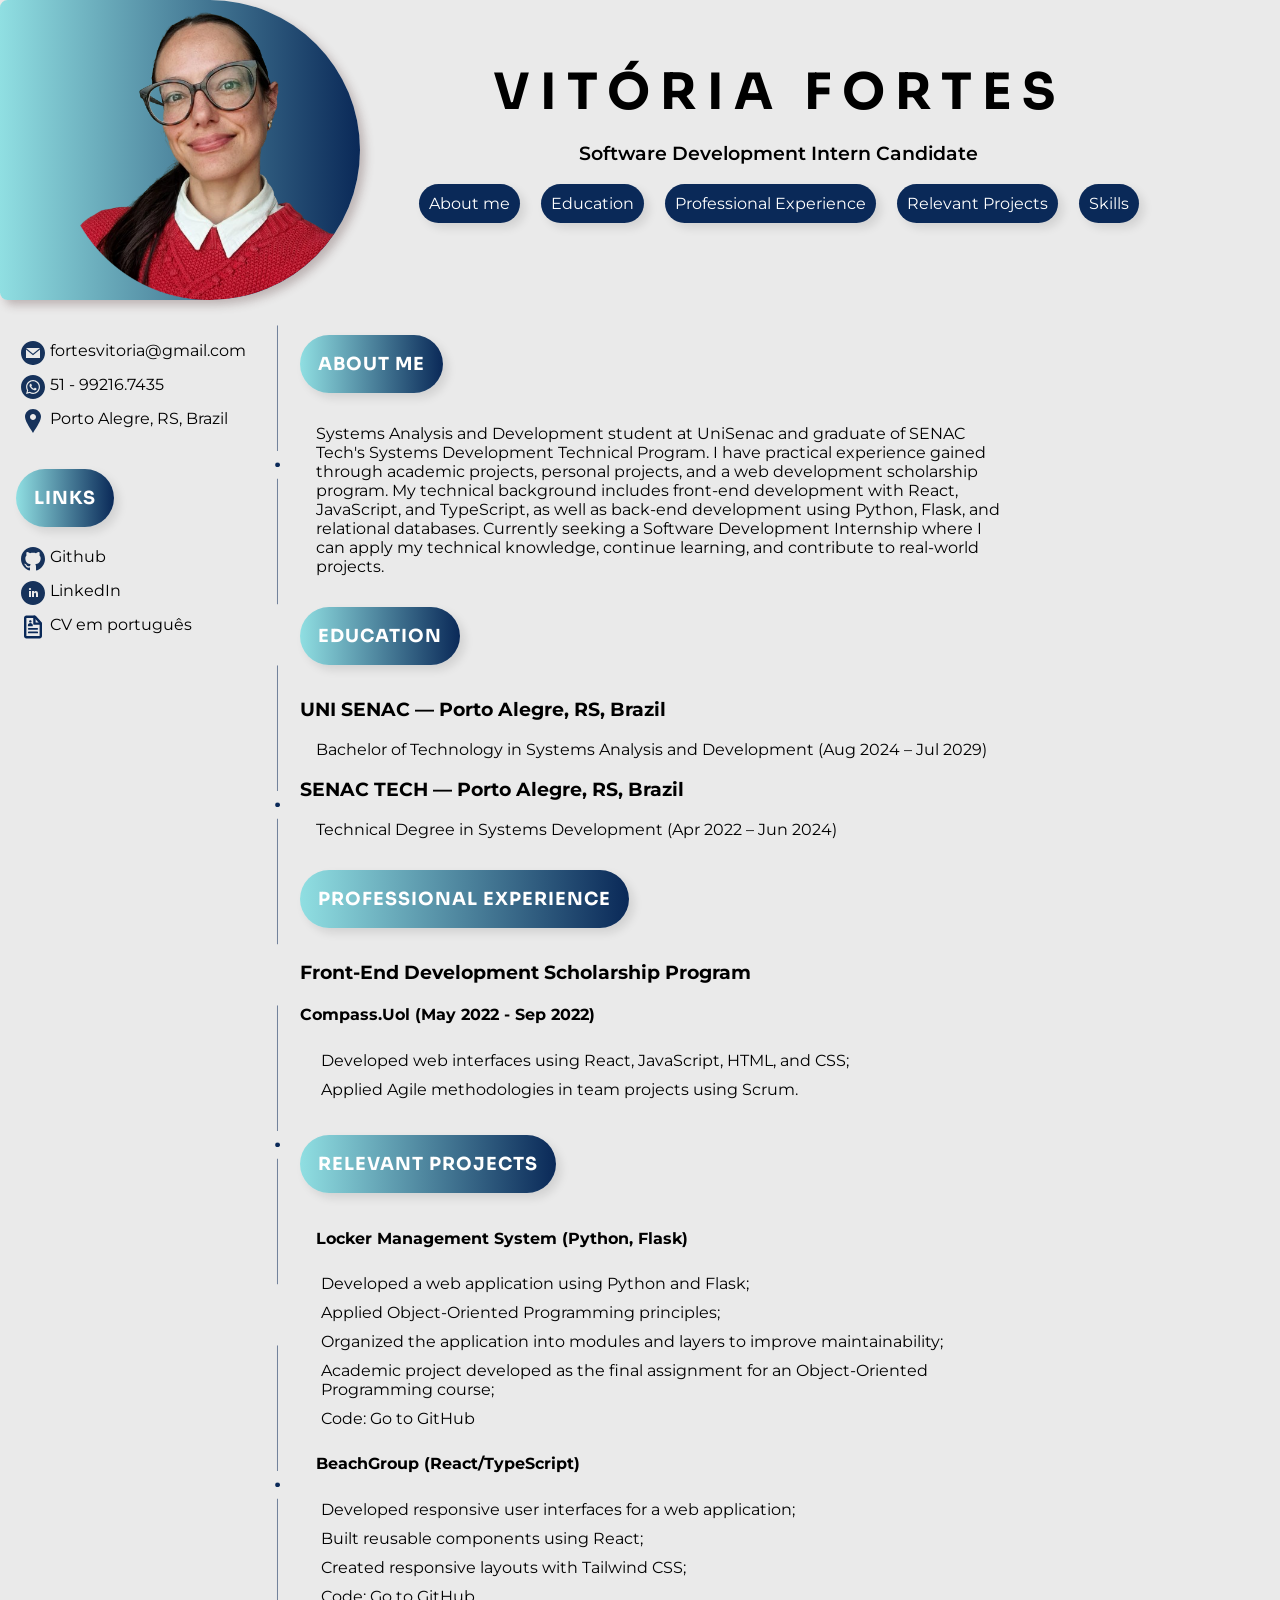
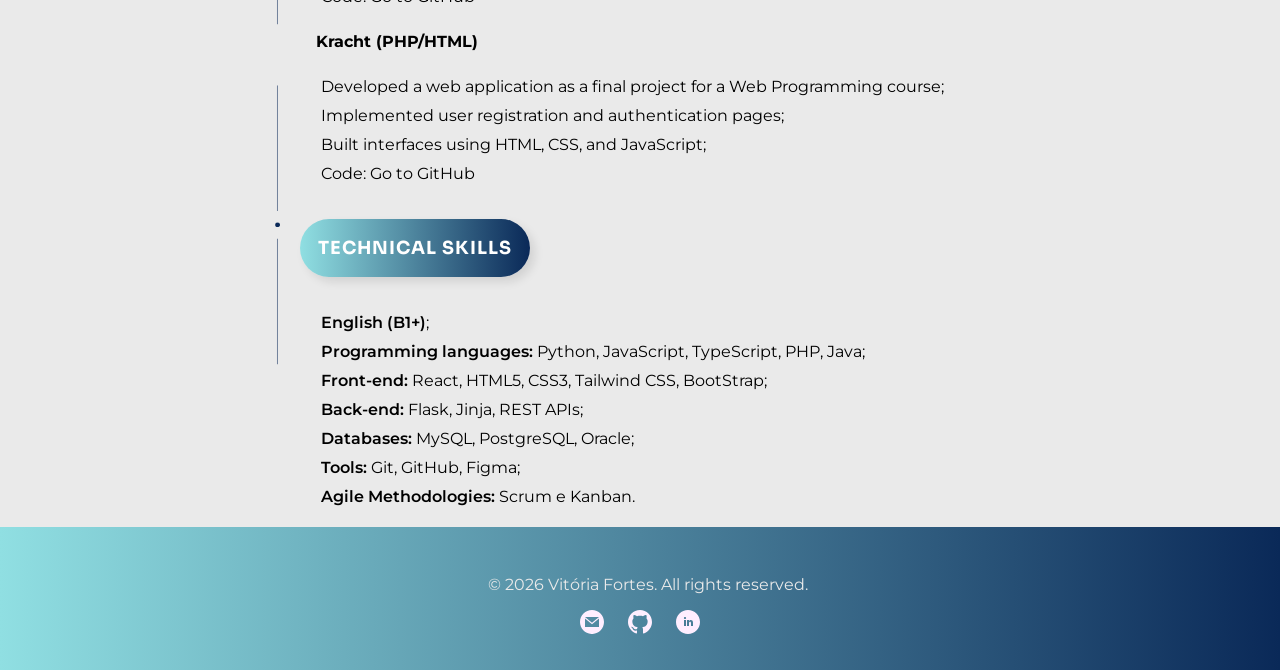
<file: index.html>
<!DOCTYPE html>
<html lang="en">

<head>
    <meta charset="UTF-8">
    <meta name="viewport" content="width=device-width, initial-scale=1.0">
    <title>Vitória Fortes - CV</title>
    <!-- importa css -->
    <link rel="stylesheet" href="style.css">

</head>

<body>
    <!-- CABECALHO -->
    <header>
        <!-- foto do perfil -->
        <div class="div-img-perfil">
            <img src="img/foto-perfil2.png" alt="foto de uma mulher com cabelos castanhos" class="img-perfil">
        </div>
        <div class="info-header">
            <h1>Vitória Fortes</h1>
            <h3 class="subtitle">Software Development Intern Candidate</h3g>
            <!-- links -->
            <div class="links-topo">
                <a class="btn-top" href="#sobre-mim">About me</a>
                <a class="btn-top" href="#formacao">Education</a>
                <a class="btn-top" href="#experiencia">Professional Experience</a>
                <a class="btn-top" href="#projetos">Relevant Projects</a>
                <a class="btn-top" href="#competencias">Skills</a>
            </div>
        </div>
    </header>
    <!-- FIM CABECALHO -->

    <!-- informaçôes -->
    <main>
        <!-- DIV SECAO 1 -->
        <div id="secao-contato">
            <!-- DIV SOBRE MIM PARA MOBILE -->
            <div class="secao-mobile">
                <p>Systems Analysis and Development student at UniSenac and graduate
                    of SENAC Tech's Systems Development Technical Program.
                    I have practical experience gained through academic projects, personal
                    projects, and a web development scholarship program.
                    My technical background includes front-end development with React,
                    JavaScript, and TypeScript, as well as back-end development using
                    Python, Flask, and relational databases.
                    Currently seeking a Software Development Internship where I can apply
                    my technical knowledge, continue learning, and contribute to real-world
                    projects.</p>
            </div>
            <ul>
                <li><img class="icone" src="img/icon-mail.svg" alt="logo azul escuro envelope"> <a
                        href="mailto:fortesvitoria@gmail.com">fortesvitoria@gmail.com</a> </li>
                <li><img class="icone" src="img/icon-whats.svg"
                        alt="logo azul escuro com um telefone dentro de um balão">51 - 99216.7435</li>
                <li><img class="icone" src="img/icon-localizacao.svg"
                        alt="logo azul escuro de um pin de localização">Porto Alegre, RS, Brazil</li>
            </ul>
            <ul>
                <h2 class="titulo-topico">LINKS</h2>
                <li><img class="icone" src="img/icon-git.svg" alt="logo azul escuro do github"><a
                        href="http://github.com/fortesvitoria">Github</a>
                </li>
                <li><img class="icone" src="img/icon-linkedin.svg" alt="logo azul escuro do linkedIn"><a
                        href=" https://www.linkedin.com/in/vitoria-fortes-262813238/">LinkedIn</a></li>
                <li><img class="icone" src="img/icon-cv.svg" alt="icon cv in blue color"><a
                        href="portuguese/index.html">CV em português</a></li>
            </ul>
        </div>
        <!-- FIM DIV SECAO 1 -->

        <!-- linha vertical -->
        <div class="div-linha-vertical">
            <img src="img/linha-vertical.png"
                alt="duas linhas verficais da cor azul escuro com um ponto no meio da mesma cor" class="linha-vertical">
            <img src="img/linha-vertical.png"
                alt="duas linhas verficais da cor azul escuro com um ponto no meio da mesma cor" class="linha-vertical">
            <img src="img/linha-vertical.png"
                alt="duas linhas verficais da cor azul escuro com um ponto no meio da mesma cor" class="linha-vertical">
            <img src="img/linha-vertical.png"
                alt="duas linhas verficais da cor azul escuro com um ponto no meio da mesma cor" class="linha-vertical">
            <img src="img/linha-vertical.png"
                alt="duas linhas verficais da cor azul escuro com um ponto no meio da mesma cor" class="linha-vertical">
        </div>

        <!-- DIV SECAO 2 -->
        <div class="secao-2">
            <div id="sobre-mim">
                <h2 class="titulo-topico">About me</h2>
                <p>Systems Analysis and Development student at UniSenac and graduate
                    of SENAC Tech's Systems Development Technical Program.
                    I have practical experience gained through academic projects, personal
                    projects, and a web development scholarship program.
                    My technical background includes front-end development with React,
                    JavaScript, and TypeScript, as well as back-end development using
                    Python, Flask, and relational databases.
                    Currently seeking a Software Development Internship where I can apply
                    my technical knowledge, continue learning, and contribute to real-world
                    projects.</p>
            </div>

            <!-- SEÇÃO FORMAÇÃO -->
            <div id="formacao">

                <h2 class="titulo-topico">EDUCATION</h2>

                <h3 class="">UNI SENAC — Porto Alegre, RS, Brazil</h3>
                <p class="subtopico">Bachelor of Technology in Systems Analysis and Development (Aug 2024 – Jul 2029)</p>

                <h3 class="">SENAC TECH — Porto Alegre, RS, Brazil</h3>
                <p class="subtopico">Technical Degree in Systems Development (Apr 2022 – Jun 2024)</p>
            </div>
            <!-- SEÇÃO EXPERIENCIA -->
            <div id="experiencia">
                <h2 class="titulo-topico">PROFESSIONAL EXPERIENCE</h2>
                <h3 class="">Front-End Development Scholarship Program</h3>
                <h4>Compass.Uol (May 2022 - Sep 2022)</h4>
                <ul>
                    <li>Developed web interfaces using React, JavaScript, HTML, and CSS;</li>
                    <li>Applied Agile methodologies in team projects using Scrum.</li>
                </ul>
            </div>
            <!-- SEÇÃO PROJETOS -->
            <div id="projetos">
                <h2 class="titulo-topico">RELEVANT PROJECTS</h2>
                <ul>
                    <h4>Locker Management System (Python, Flask)</h4>
                    <li>Developed a web application using Python and Flask;</li>
                    <li>Applied Object-Oriented Programming principles;</li>
                    <li>Organized the application into modules and layers to improve maintainability;</li>
                    <li>Academic project developed as the final assignment for an Object-Oriented Programming course;</li>
                    <li>Code:&nbsp;<a href="https://github.com/fortesvitoria/SistemaLockerInterface-Python-Flask" target="_blank">Go to GitHub</a></li>
                </ul>
                <ul>
                    <h4>BeachGroup (React/TypeScript)</h4>
                    <li>Developed responsive user interfaces for a web application;</li>
                    <li>Built reusable components using React;</li>
                    <li>Created responsive layouts with Tailwind CSS;</li>
                    <li>Code:&nbsp;<a href="https://github.com/fortesvitoria/react-tailwind/tree/main/beachgroup" target="_blank">Go to GitHub</a></li>
                </ul>
                <ul>
                    <h4>Kracht (PHP/HTML)</h4>
                    <li>Developed a web application as a final project for a Web Programming course;</li>
                    <li>Implemented user registration and authentication pages;</li>
                    <li>Built interfaces using HTML, CSS, and JavaScript;</li>
                    <li>Code:&nbsp;<a href="https://github.com/fortesvitoria/kracht-php" target="_blank">Go to GitHub</a></li>
                </ul>
            </div>
            <!-- SEÇÃO COMPETENCIAS -->
            <div id="competencias">
                <h2 class="titulo-topico">TECHNICAL SKILLS</h2>
                <ul>
                    <li><span>English (B1+)</span>;</li>
                    <li><span>Programming languages:</span>&nbsp;Python, JavaScript, TypeScript, PHP, Java;</li>
                    <li><span>Front-end:</span>&nbsp;React, HTML5, CSS3, Tailwind CSS, BootStrap;</li>
                    <li><span>Back-end:</span>&nbsp;Flask, Jinja, REST APIs;</li>
                    <li><span>Databases:</span>&nbsp;MySQL, PostgreSQL, Oracle;</li>
                    <li><span>Tools:</span>&nbsp;Git, GitHub, Figma;</li>
                    <li><span>Agile Methodologies:</span>&nbsp;Scrum e Kanban.</li>
                </ul>
            </div>
        </div>
        <!-- FIM DIV SECAO 2 -->
    </main>
    <footer>
        <p>© 2026 Vitória Fortes. All rights reserved.</p>
        <a href="mailto:fortesvitoria@gmail.com"><img class="icone-footer" src="img/icon-mail.svg"
                alt="logo azul escuro envelope"></a>
        <a href="http://github.com/fortesvitoria"><img class="icone-footer" src="img/icon-git.svg"
                alt="logo azul escuro do github"></a>
        <a href=" https://www.linkedin.com/in/vitoria-fortes-262813238/"><img class="icone-footer"
                src="img/icon-linkedin.svg" alt="logo azul escuro do linkedIn"></a>
    </footer>

</body>

</html>
</file>
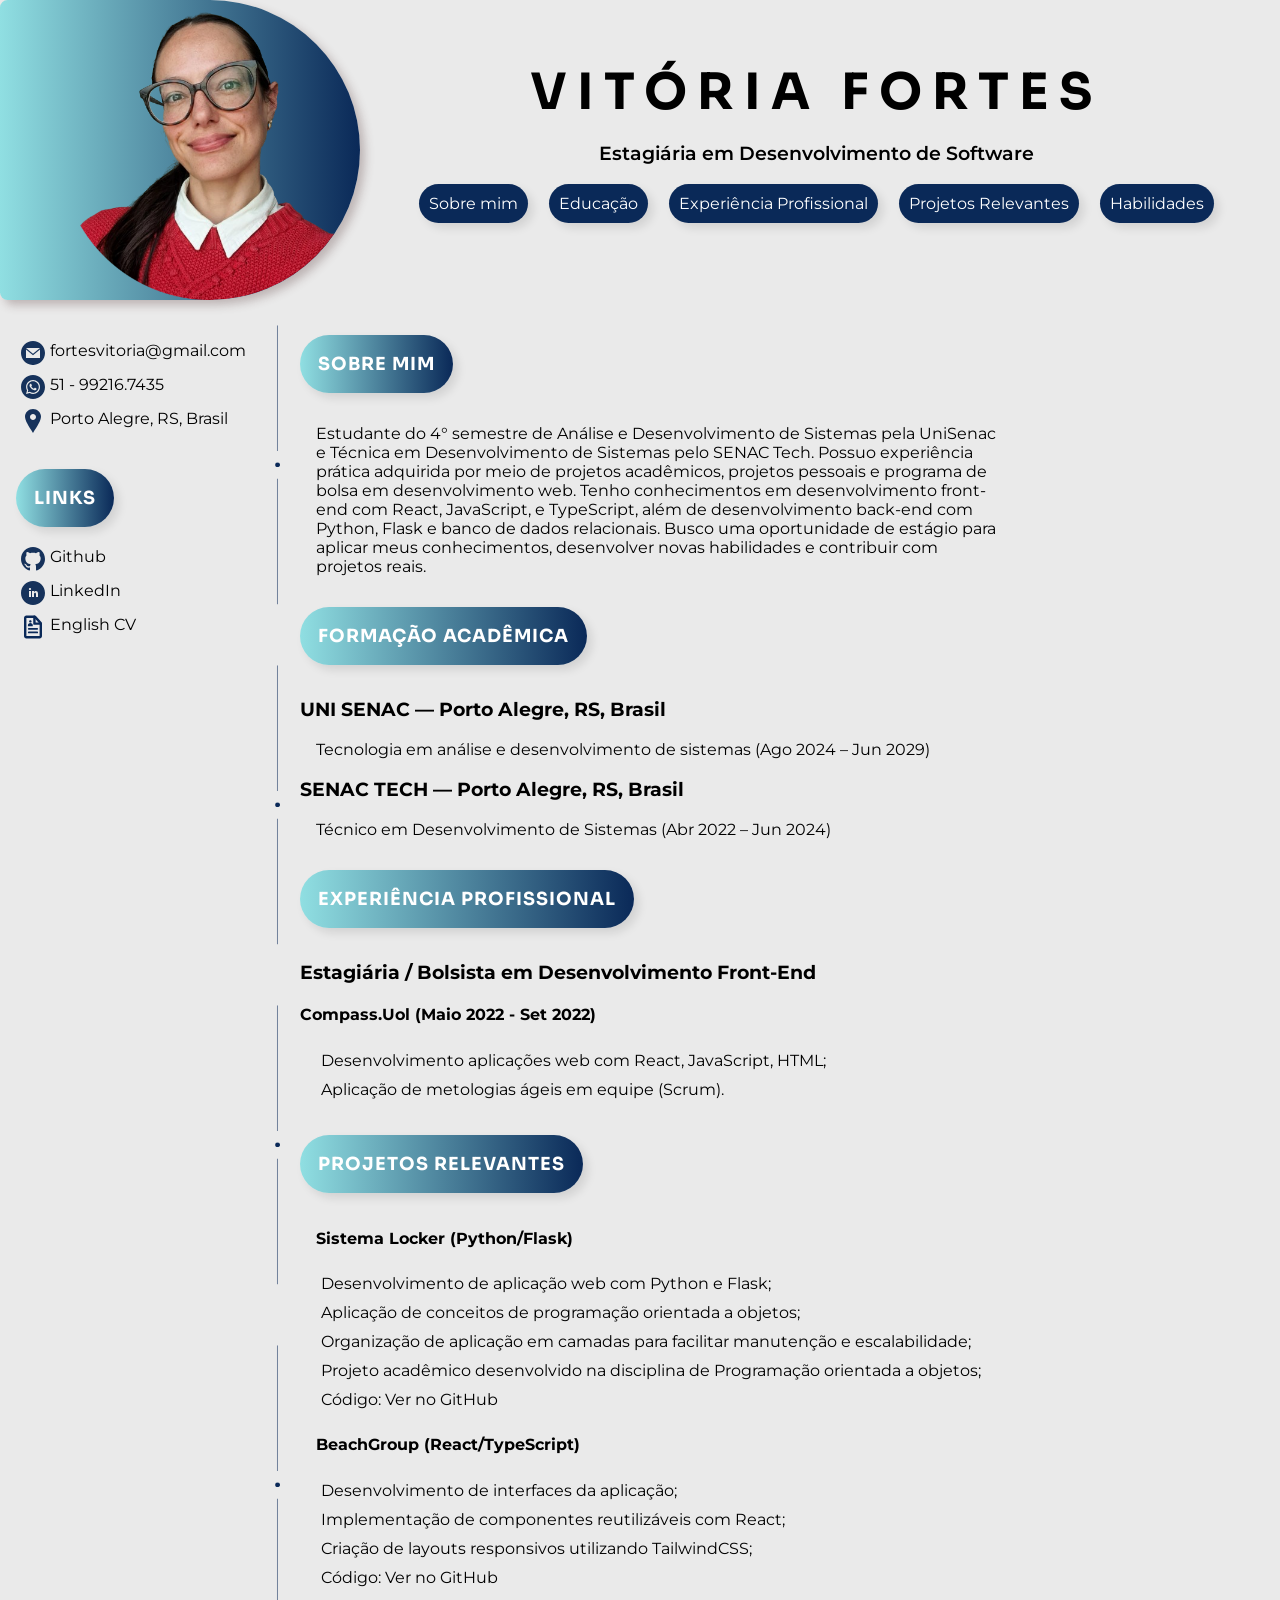
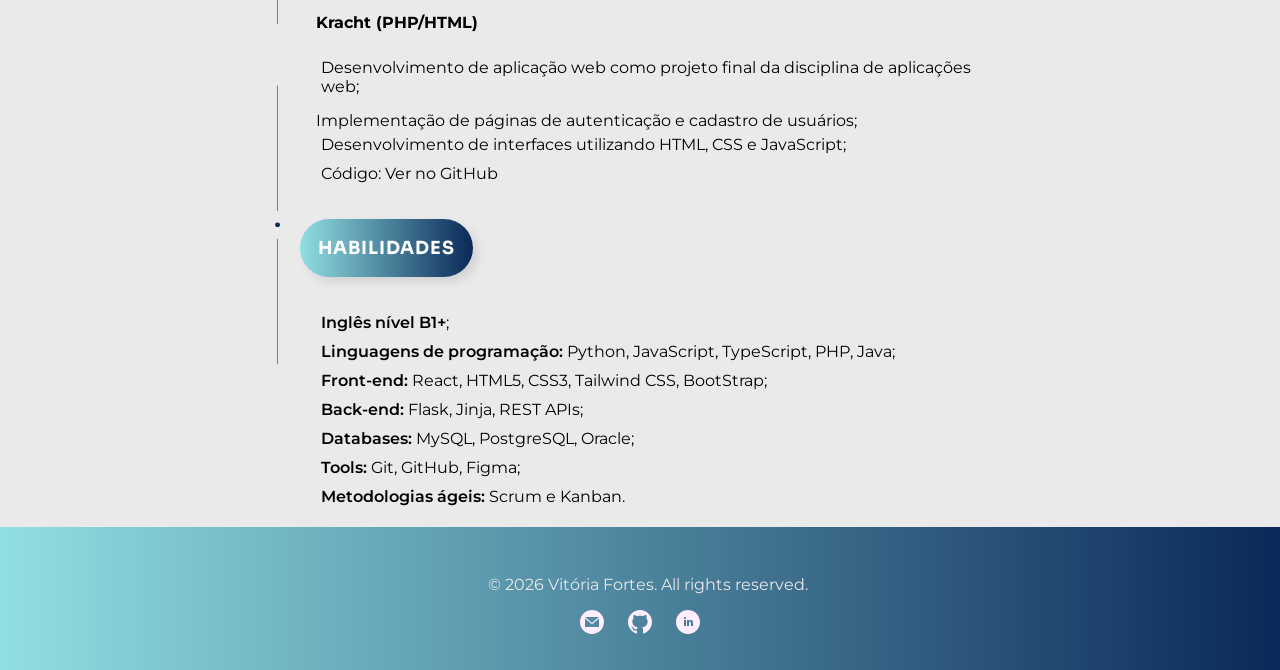
<file: portuguese/index.html>
<!DOCTYPE html>
<html lang="pt-br">

<head>
    <meta charset="UTF-8">
    <meta name="viewport" content="width=device-width, initial-scale=1.0">
    <title>Vitória Fortes - CV</title>
    <!-- importa css -->
    <link rel="stylesheet" href="../style.css">

</head>

<body>
    <!-- CABECALHO -->
    <header>
        <!-- foto do perfil -->
        <div class="div-img-perfil">
            <img src="../img/foto-perfil2.png" alt="foto de uma mulher com cabelos castanhos" class="img-perfil">
        </div>
        <div class="info-header">
            <h1>Vitória Fortes</h1>
            <h3 class="subtitle">Estagiária em Desenvolvimento de Software</h3g>
                <!-- links -->
                <div class="links-topo">
                    <a class="btn-top" href="#sobre-mim">Sobre mim</a>
                    <a class="btn-top" href="#formacao">Educação</a>
                    <a class="btn-top" href="#experiencia">Experiência Profissional</a>
                    <a class="btn-top" href="#projetos">Projetos Relevantes</a>
                    <a class="btn-top" href="#competencias">Habilidades</a>
                </div>
        </div>
    </header>
    <!-- FIM CABECALHO -->

    <!-- informaçôes -->
    <main>
        <!-- DIV SECAO 1 -->
        <div id="secao-contato">
            <!-- DIV SOBRE MIM PARA MOBILE -->
            <div class="secao-mobile">
                <p>Estudante do 4° semestre de Análise e Desenvolvimento de Sistemas
                    pela UniSenac e Técnica em Desenvolvimento de Sistemas pelo SENAC
                    Tech. Possuo experiência prática adquirida por meio de projetos
                    acadêmicos, projetos pessoais e programa de bolsa em desenvolvimento
                    web.
                    Tenho conhecimentos em desenvolvimento front-end com React,
                    JavaScript, e TypeScript, além de desenvolvimento back-end com
                    Python, Flask e banco de dados relacionais.
                    Busco uma oportunidade de estágio para aplicar meus conhecimentos,
                    desenvolver novas habilidades e contribuir com projetos reais.</p>
            </div>
            <ul>
                <li><img class="icone" src="../img/icon-mail.svg" alt="logo azul escuro envelope"> <a
                        href="mailto:fortesvitoria@gmail.com">fortesvitoria@gmail.com</a> </li>
                <li><img class="icone" src="../img/icon-whats.svg"
                        alt="logo azul escuro com um telefone dentro de um balão">51 - 99216.7435</li>
                <li><img class="icone" src="../img/icon-localizacao.svg"
                        alt="logo azul escuro de um pin de localização">Porto Alegre, RS, Brasil</li>
            </ul>
            <ul>
                <h2 class="titulo-topico">LINKS</h2>
                <li><img class="icone" src="../img/icon-git.svg" alt="logo azul escuro do github"><a
                        href="http://github.com/fortesvitoria">Github</a>
                </li>
                <li><img class="icone" src="../img/icon-linkedin.svg" alt="logo azul escuro do linkedIn"><a
                        href=" https://www.linkedin.com/in/vitoria-fortes-262813238/">LinkedIn</a></li>
                <li><img class="icone" src="../img/icon-cv.svg" alt="icon cv in blue color"><a
                        href="../index.html">English CV</a></li>
            </ul>
        </div>
        <!-- FIM DIV SECAO 1 -->

        <!-- linha vertical -->
        <div class="div-linha-vertical">
            <img src="../img/linha-vertical.png"
                alt="duas linhas verficais da cor azul escuro com um ponto no meio da mesma cor" class="linha-vertical">
            <img src="../img/linha-vertical.png"
                alt="duas linhas verficais da cor azul escuro com um ponto no meio da mesma cor" class="linha-vertical">
            <img src="../img/linha-vertical.png"
                alt="duas linhas verficais da cor azul escuro com um ponto no meio da mesma cor" class="linha-vertical">
            <img src="../img/linha-vertical.png"
                alt="duas linhas verficais da cor azul escuro com um ponto no meio da mesma cor" class="linha-vertical">
            <img src="../img/linha-vertical.png"
                alt="duas linhas verficais da cor azul escuro com um ponto no meio da mesma cor" class="linha-vertical">
        </div>

        <!-- DIV SECAO 2 -->
        <div class="secao-2">
            <div id="sobre-mim">
                <h2 class="titulo-topico">Sobre mim</h2>
                <p>Estudante do 4° semestre de Análise e Desenvolvimento de Sistemas
                    pela UniSenac e Técnica em Desenvolvimento de Sistemas pelo SENAC
                    Tech. Possuo experiência prática adquirida por meio de projetos
                    acadêmicos, projetos pessoais e programa de bolsa em desenvolvimento
                    web.
                    Tenho conhecimentos em desenvolvimento front-end com React,
                    JavaScript, e TypeScript, além de desenvolvimento back-end com
                    Python, Flask e banco de dados relacionais.
                    Busco uma oportunidade de estágio para aplicar meus conhecimentos,
                    desenvolver novas habilidades e contribuir com projetos reais.</p>
            </div>

            <!-- SEÇÃO FORMAÇÃO -->
            <div id="formacao">

                <h2 class="titulo-topico">FORMAÇÃO ACADÊMICA</h2>

                <h3 class="">UNI SENAC — Porto Alegre, RS, Brasil</h3>
                <p class="subtopico">Tecnologia em análise e desenvolvimento de sistemas (Ago 2024 – Jun 2029)
                </p>

                <h3 class="">SENAC TECH — Porto Alegre, RS, Brasil</h3>
                <p class="subtopico">Técnico em Desenvolvimento de Sistemas (Abr 2022 – Jun 2024)</p>
            </div>
            <!-- SEÇÃO EXPERIENCIA -->
            <div id="experiencia">
                <h2 class="titulo-topico">EXPERIÊNCIA PROFISSIONAL</h2>
                <h3 class="">Estagiária / Bolsista em Desenvolvimento Front-End</h3>
                <h4>Compass.Uol (Maio 2022 - Set 2022)</h4>
                <ul>
                    <li>Desenvolvimento aplicações web com React, JavaScript, HTML;</li>
                    <li>Aplicação de metologias ágeis em equipe (Scrum).</li>
                </ul>
            </div>
            <!-- SEÇÃO PROJETOS -->
            <div id="projetos">
                <h2 class="titulo-topico">PROJETOS RELEVANTES</h2>
                <ul>
                    <h4>Sistema Locker (Python/Flask)</h4>
                    <li> Desenvolvimento de aplicação web com Python e Flask;</li>
                    <li>Aplicação de conceitos de programação orientada a objetos;</li>
                    <li>Organização de aplicação em camadas para facilitar manutenção e
                        escalabilidade;</li>
                    <li>Projeto acadêmico desenvolvido na disciplina de Programação
                        orientada a objetos;</li>
                    <li>Código:&nbsp;<a href="https://github.com/fortesvitoria/SistemaLockerInterface-Python-Flask"
                            target="_blank">Ver no GitHub</a></li>
                </ul>
                <ul>
                    <h4>BeachGroup (React/TypeScript)</h4>
                    <li>Desenvolvimento de interfaces da aplicação;</li>
                    <li>Implementação de componentes reutilizáveis com React;</li>
                    <li>Criação de layouts responsivos utilizando TailwindCSS;</li>
                    <li>Código:&nbsp;<a href="https://github.com/fortesvitoria/react-tailwind/tree/main/beachgroup"
                            target="_blank">Ver no GitHub</a></li>
                </ul>
                <ul>
                    <h4>Kracht (PHP/HTML)</h4>
                    <li>Desenvolvimento de aplicação web como projeto final da disciplina
                        de aplicações web;</li>
                    <li></li>Implementação de páginas de autenticação e cadastro de usuários;</li>
                    <li>Desenvolvimento de interfaces utilizando HTML, CSS e JavaScript;</li>
                    <li>Código:&nbsp;<a href="https://github.com/fortesvitoria/kracht-php" target="_blank">Ver no
                            GitHub</a></li>
                </ul>
            </div>
            <!-- SEÇÃO COMPETENCIAS -->
            <div id="competencias">
                <h2 class="titulo-topico">HABILIDADES</h2>
                <ul>
                    <li><span>Inglês nível B1+</span>;</li>
                    <li><span>Linguagens de programação:</span>&nbsp;Python, JavaScript, TypeScript, PHP, Java;</li>
                    <li><span>Front-end:</span>&nbsp;React, HTML5, CSS3, Tailwind CSS, BootStrap;</li>
                    <li><span>Back-end:</span>&nbsp;Flask, Jinja, REST APIs;</li>
                    <li><span>Databases:</span>&nbsp;MySQL, PostgreSQL, Oracle;</li>
                    <li><span>Tools:</span>&nbsp;Git, GitHub, Figma;</li>
                    <li><span>Metodologias ágeis:</span>&nbsp;Scrum e Kanban.</li>
                </ul>
            </div>
        </div>
        <!-- FIM DIV SECAO 2 -->
    </main>
    <footer>
        <p>© 2026 Vitória Fortes. All rights reserved.</p>
        <a href="mailto:fortesvitoria@gmail.com"><img class="icone-footer" src="../img/icon-mail.svg"
                alt="logo azul escuro envelope"></a>
        <a href="http://github.com/fortesvitoria"><img class="icone-footer" src="../img/icon-git.svg"
                alt="logo azul escuro do github"></a>
        <a href=" https://www.linkedin.com/in/vitoria-fortes-262813238/"><img class="icone-footer"
                src="../img/icon-linkedin.svg" alt="logo azul escuro do linkedIn"></a>
    </footer>

</body>

</html>
</file>
<file: style.css>
/* variáveis */
/* importa fontes titulo */

@import url('https://fonts.googleapis.com/css2?family=Sora:wght@100..800&display=swap');
@import url('https://fonts.googleapis.com/css2?family=Montserrat:ital,wght@0,100..900;1,100..900&display=swap');
:root {
    --gradiente-azul: linear-gradient(90deg, #90dfe2, #0a2958);
    --verde-agua-claro: #defaf3;
    --azul-escuro: #0a2958;
    --verde-agua: #90dfe2;
    --off-white: #eaeaea;
    --grafite: #575a5f;
    --sombra: #90dfe2;
    --fonte-titulo: "Sora", sans-serif;
    --fonte-corpo: "Montserrat", sans-serif;
}

/* variáveis de tag - base */
header {
    display: flex;
    align-items: center;
}

h1 {
    font-family: var(--fonte-titulo);
    text-transform: uppercase;
    font-size: 50px;
    letter-spacing: 10px;
    margin: 0;
}

h2 {
    font-family: var(--fonte-titulo);
    text-transform: uppercase;
    letter-spacing: 1px;
}

body {
    margin: 0;
    padding: 0;
    background-color: var(--off-white);
    font-family: var(--fonte-corpo);
}

main {
    display: flex;
}

a {
    text-decoration: none;
    color: black;
}

a:hover {
    text-shadow: var(--sombra) 1px 1px 1px;
}

header a {
    color: white;
    padding: 1em;
}
dl,
ul,
ol,
p {
    padding-left: 1em;
}

li {
    display: flex;
    padding: 5px;
}

footer {
    align-items: center;
    text-align: center;
    color: var(--off-white);
    background: var(--gradiente-azul);
    padding: 2em 0;
}

/* VARIÁVEIS DE CLASSES */

.secao-mobile {
    display: none;
}

.secao-2 {
    max-width: 55%;
}

.titulo-topico {
    background: var(--gradiente-azul);
    color: white;
    display: inline-block;
    border-radius: 50px;
    font-size: 18px;
    padding: 1em;
    box-shadow: 5px 5px 10px rgba(0, 0, 0, 0.1);
}

.info-header {
    display: flex;
    flex-direction: column;
    justify-content: center;
    text-align: center;
}

.links-topo {
    margin: 1em;
    text-align: center;
}

/* icone seção1 */
.icone {
    padding-right: 5px;
}

/* icone footer */
.icone-footer {
    filter: invert(1) sepia(1) saturate(1) hue-rotate(200deg);
    padding: 0 10px;
}

.btn-top {
    background: var(--azul-escuro);
    color: white;
    display: inline-block;
    border-radius: 100px;
    padding: 10px;
    box-shadow: 5px 5px 10px rgba(0, 0, 0, 0.1);
    margin: 0 0.5em;
    font-size: 16px;
    font-weight: 400;

}

.btn-top:hover {
    background: var(--gradiente-azul);
    color: var(--off-white);
}

.img-perfil {
    margin: auto 2em 1em auto;
    max-width: 300px;
    background: var(--gradiente-azul);
    color: white;
    padding: 0px 0px 0px 60px;
    border-radius: 15px 300px 300px 15px;
    box-shadow: 5px 5px 10px rgba(85, 56, 56, 0.3);
}

.linha-vertical {
    max-height: 300px;
    margin-bottom: 2.5em;
}

.div-linha-vertical {
    display: flex;
    flex-direction: column;
}

.subtitle {
    font-family: var(--fonte-corpo);
    font-weight: 600;
}


li span {
    font-weight: 600;
}


@media (max-width: 600px) {
    header {
        flex-direction: column;
    }

    h1 {
        font-size: 24px;
        letter-spacing: 5px;
    }

    h2,
    h3,
    h4 {
        padding: 0 25px;
        margin: 10px 0;
    }

    h2,
    h3 {
        font-size: 16px;
        ;
    }

    h4 {
        font-size: 14px;
        ;
    }


    .titulo-topico {
        border-radius: 0 50px 50px 0;
        font-size: 16px;
        padding: 0.75em 0.75em 0.75em 2em;
    }

    dl,
    ul,
    ol,
    p {
        margin-left: 0;
        padding: 0;
    }

    li {
        padding-left: 25px;
    }

    main {
        flex-direction: column;
    }



    .secao-mobile {
        display: flex;
        text-align: justify;
        padding: 0 15px;

    }

    .subtopico {
        padding: 0 10px;
    }

    #secao-contato,
    #formacao,
    #experiencia,
    #competencias,
    #projetos {
        width: 100vw;
        padding: 5px 0px;

    }

    h4 {
        font-size: 16px;
    }
    #sobre-mim {
        display: none;
    }

    .links-topo {
        display: none;
    }

    .titulo-topico {
        text-align: center;
        margin-right: 25px;
    }

    .div-linha-vertical {
        display: none;
    }

    footer {
        font-size: 14px;
    }
}
</file>
